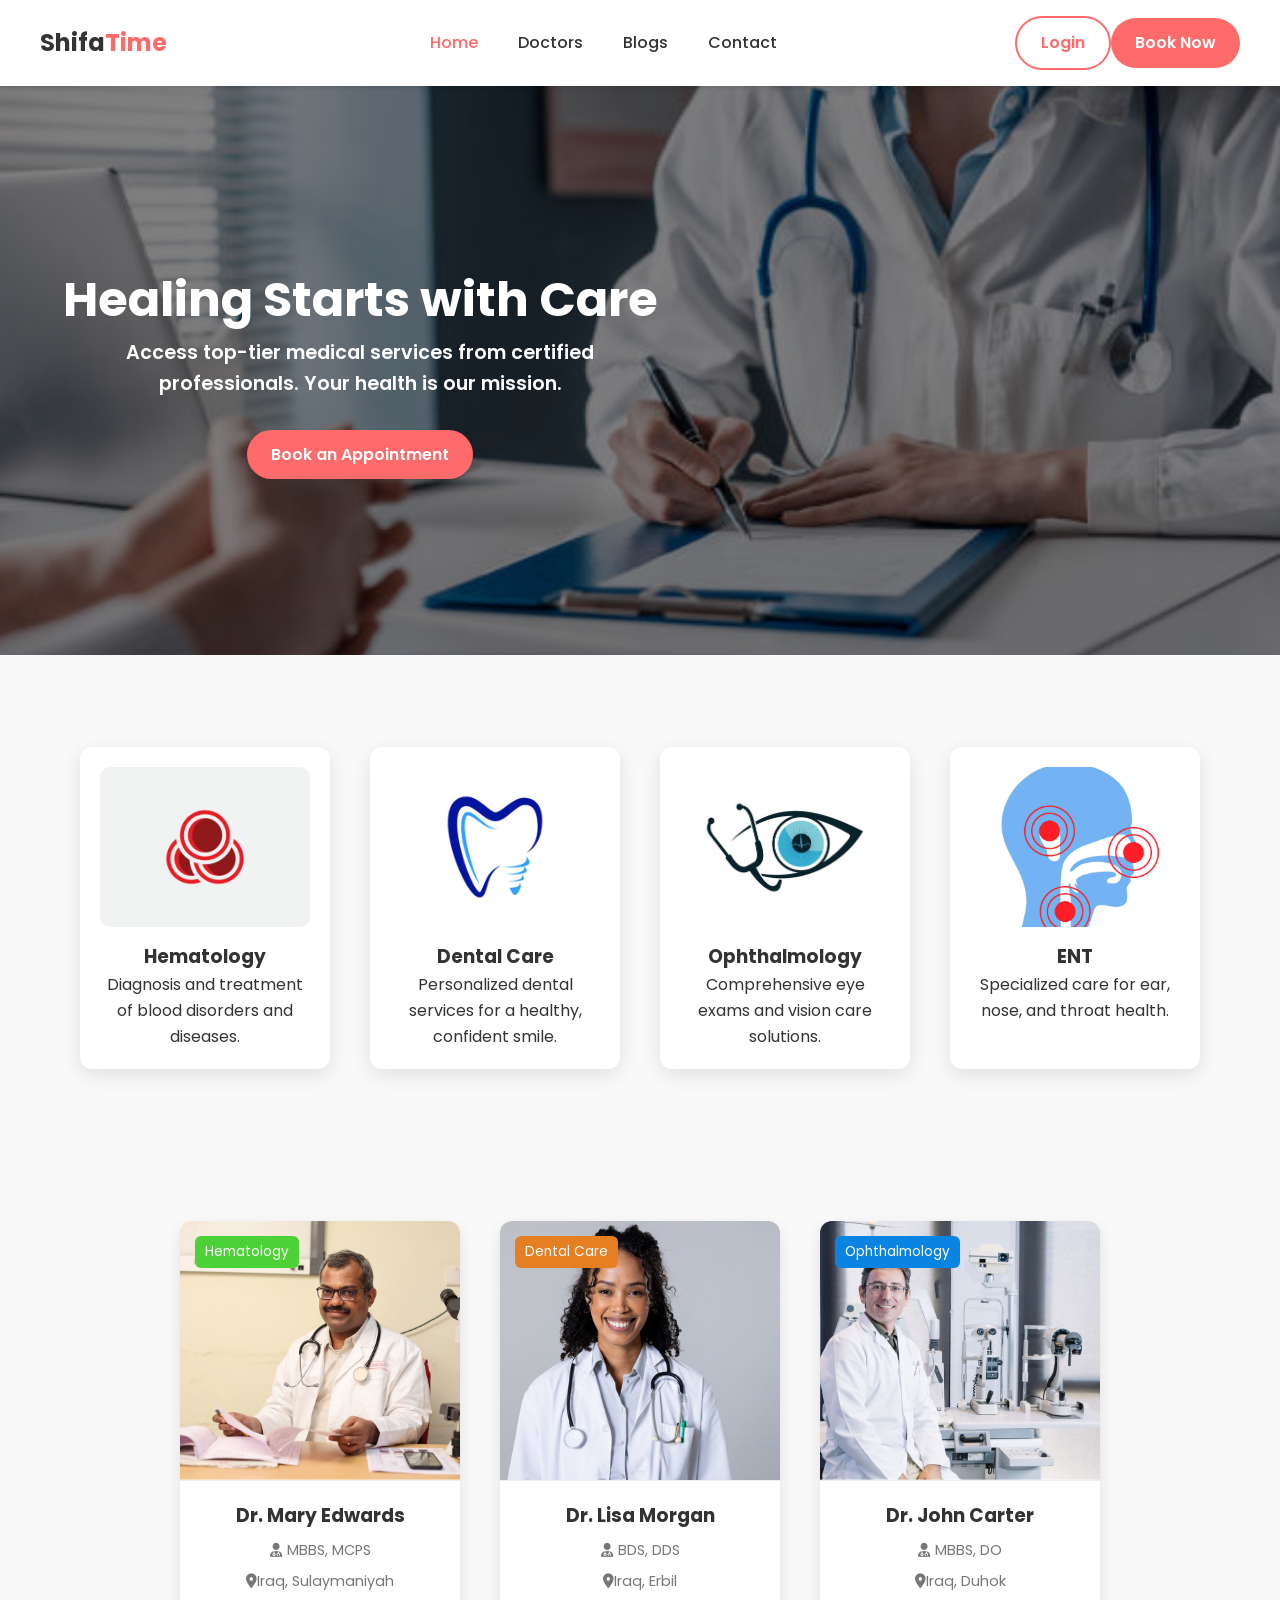
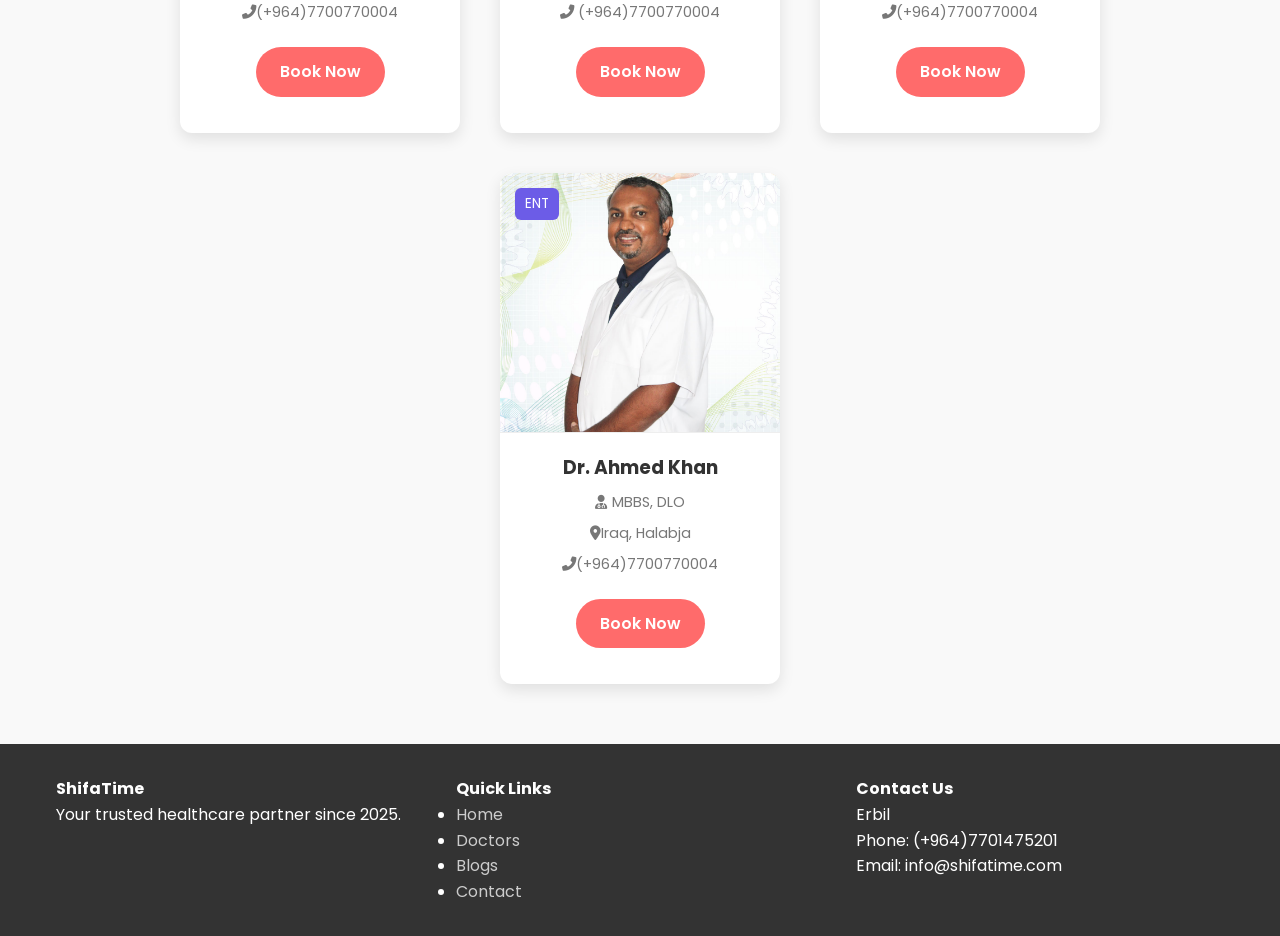
<file: ShifaTime/index.html>
<!DOCTYPE html>
<html lang="en">
<head>
  <meta charset="UTF-8">
  <meta name="viewport" content="width=device-width, initial-scale=1">
  <title>ShifaTime - Your Health, Our Priority</title>
  <link href="https://fonts.googleapis.com/css2?family=Poppins:wght@300;400;600;700&display=swap" rel="stylesheet">
  <link rel="stylesheet"
        href="https://cdnjs.cloudflare.com/ajax/libs/font-awesome/6.0.0-beta3/css/all.min.css"
        integrity="sha512-Fo3rlrZj/kTcXnXf+b1q9kN4+XG9O+z1Ck5c5Z5DZV1+Jt6G1K8K5N1bV1+fsVJgq6x0uC1J9+3u0X1H1p2cw=="
        crossorigin="anonymous" referrerpolicy="no-referrer" />
  <link rel="stylesheet" href="css/style.css">
</head>
<body>

  <!-- Header -->
  <header>
    <div class="container header-container">
      <a href="index.html" class="logo">Shifa<span>Time</span></a>
      <nav>
        <ul>
          <li><a href="index.html" class="active">Home</a></li>
          <li><a href="doctors.html">Doctors</a></li>
          <li><a href="blogs.html">Blogs</a></li>
          <li><a href="contact.html">Contact</a></li>
        </ul>
      </nav>
      <div class="header-actions">
        <a href="login.html" class="btn btn-outline">Login</a>
        <a href="login.html" class="btn btn-primary">Book Now</a>
      </div>
    </div>
  </header>

  <!-- Hero Section -->
<section class="hero" style="background-image: url('assets/images/herp-bg.jpg'); background-size: cover; background-position: center;">
  <div class="container hero-container" style="padding: 80px 20px; text-align: center;">
    <div class="hero-content">
      <h1 style="color: white; font-weight: 700; font-size: 3rem;">Healing Starts with Care</h1>
      <p style="color: white; font-weight: 600; font-size: 1.2rem;">Access top-tier medical services from certified professionals. Your health is our mission.</p>
      <div style="margin-top: 30px;">
        <a href="doctors.html" class="btn btn-primary">Book an Appointment</a>
      </div>
    </div>
  </div>
</section>

  <!-- Services -->
  <section class="services" style="display: flex; justify-content: center; align-items: center; text-align: center; padding: 60px 0;">
    <div class="services-grid" style="display: flex; flex-wrap: wrap; justify-content: center; gap: 40px; max-width: 1200px; width: 100%;">
      <div class="service-card" style="background: #fff; padding: 20px; border-radius: 12px; box-shadow: 0 6px 20px rgba(0, 0, 0, 0.1); width: 250px; text-align: center;">
        <img src="assets/images/hematologist.jpg" alt="Hematologist" style="width: 100%; height: 160px; object-fit: cover; border-radius: 10px; margin-bottom: 15px;">
        <h3>Hematology</h3>
        <p>Diagnosis and treatment of blood disorders and diseases.</p>
      </div>
      <div class="service-card" style="background: #fff; padding: 20px; border-radius: 12px; box-shadow: 0 6px 20px rgba(0, 0, 0, 0.1); width: 250px; text-align: center;">
        <img src="assets/images/dental.jpg" alt="Dental care" style="width: 100%; height: 160px; object-fit: cover; border-radius: 10px; margin-bottom: 15px;">
        <h3>Dental Care</h3>
        <p>Personalized dental services for a healthy, confident smile.</p>
      </div>
      <div class="service-card" style="background: #fff; padding: 20px; border-radius: 12px; box-shadow: 0 6px 20px rgba(0, 0, 0, 0.1); width: 250px; text-align: center;">
        <img src="assets/images/eye.jpg" alt="Ophthalmology" style="width: 100%; height: 160px; object-fit: cover; border-radius: 10px; margin-bottom: 15px;">
        <h3>Ophthalmology</h3>
        <p>Comprehensive eye exams and vision care solutions.</p>
      </div>
      <div class="service-card" style="background: #fff; padding: 20px; border-radius: 12px; box-shadow: 0 6px 20px rgba(0, 0, 0, 0.1); width: 250px; text-align: center;">
        <img src="assets/images/ent.jpg" alt="ENT specialist" style="width: 100%; height: 160px; object-fit: cover; border-radius: 10px; margin-bottom: 15px;">
        <h3>ENT</h3>
        <p>Specialized care for ear, nose, and throat health.</p>
      </div>
    </div>
  </section>

  <!-- Doctors Preview -->
  <section class="doctors-preview" style="padding: 60px 20px; background-color: #f9f9f9;">
    <div class="container doctors-grid" style="display: flex; justify-content: center; align-items: flex-start; flex-wrap: wrap; gap: 40px; margin: 0 auto; max-width: 1200px;">

      <!-- Hematology -->
      <div class="doctor-card" style="background: #fff; border-radius: 12px; box-shadow: 0 6px 15px rgba(0,0,0,0.1); width: 280px; text-align: center;">
        <div class="doctor-image-wrapper" style="position: relative;">
          <img src="assets/images/doctor1.jpg" alt="Dr. Mary Edwards" style="width: 100%; height: 260px; object-fit: cover;">
          <span class="dept-label" style="position: absolute; top: 15px; left: 15px; background: #4cd137; color: white; padding: 5px 10px; font-size: 0.85rem; border-radius: 6px;">Hematology</span>
        </div>
        <div class="doctor-content" style="padding: 20px;">
          <h3>Dr. Mary Edwards</h3>
          <div class="doctor-info"><i class="fas fa-user-md"></i> MBBS, MCPS</div>
          <div class="doctor-info"><i class="fas fa-map-marker-alt"></i>Iraq, Sulaymaniyah</div>
          <div class="doctor-info"><i class="fas fa-phone-alt"></i>(+964)7700770004</div>
          <a href="doctors.html" class="btn btn-primary" style="margin-top: 15px;">Book Now</a>
        </div>
      </div>

      <!-- Dental Care -->
      <div class="doctor-card" style="background: #fff; border-radius: 12px; box-shadow: 0 6px 15px rgba(0,0,0,0.1); width: 280px; text-align: center;">
        <div class="doctor-image-wrapper" style="position: relative;">
          <img src="assets/images/doctor-dental.jpg" alt="Dr. Lisa Morgan" style="width: 100%; height: 260px; object-fit: cover;">
          <span class="dept-label" style="position: absolute; top: 15px; left: 15px; background: #e67e22; color: white; padding: 5px 10px; font-size: 0.85rem; border-radius: 6px;">Dental Care</span>
        </div>
        <div class="doctor-content" style="padding: 20px;">
          <h3>Dr. Lisa Morgan</h3>
          <div class="doctor-info"><i class="fas fa-user-md"></i> BDS, DDS</div>
          <div class="doctor-info"><i class="fas fa-map-marker-alt"></i>Iraq, Erbil</div>
          <div class="doctor-info"><i class="fas fa-phone-alt"></i> (+964)7700770004</div>
          <a href="doctors.html" class="btn btn-primary" style="margin-top: 15px;">Book Now</a>
        </div>
      </div>

      <!-- Ophthalmology -->
      <div class="doctor-card" style="background: #fff; border-radius: 12px; box-shadow: 0 6px 15px rgba(0,0,0,0.1); width: 280px; text-align: center;">
        <div class="doctor-image-wrapper" style="position: relative;">
          <img src="assets/images/doctor-eye.jpg" alt="Dr. John Carter" style="width: 100%; height: 260px; object-fit: cover;">
          <span class="dept-label" style="position: absolute; top: 15px; left: 15px; background: #0984e3; color: white; padding: 5px 10px; font-size: 0.85rem; border-radius: 6px;">Ophthalmology</span>
        </div>
        <div class="doctor-content" style="padding: 20px;">
          <h3>Dr. John Carter</h3>
          <div class="doctor-info"><i class="fas fa-user-md"></i> MBBS, DO</div>
          <div class="doctor-info"><i class="fas fa-map-marker-alt"></i>Iraq, Duhok</div>
          <div class="doctor-info"><i class="fas fa-phone-alt"></i>(+964)7700770004</div>
          <a href="doctors.html" class="btn btn-primary" style="margin-top: 15px;">Book Now</a>
        </div>
      </div>

      <!-- ENT -->
      <div class="doctor-card" style="background: #fff; border-radius: 12px; box-shadow: 0 6px 15px rgba(0,0,0,0.1); width: 280px; text-align: center;">
        <div class="doctor-image-wrapper" style="position: relative;">
          <img src="assets/images/doctor-ent.jpg" alt="Dr. Ahmed Khan" style="width: 100%; height: 260px; object-fit: cover;">
          <span class="dept-label" style="position: absolute; top: 15px; left: 15px; background: #6c5ce7; color: white; padding: 5px 10px; font-size: 0.85rem; border-radius: 6px;">ENT</span>
        </div>
        <div class="doctor-content" style="padding: 20px;">
          <h3>Dr. Ahmed Khan</h3>
          <div class="doctor-info"><i class="fas fa-user-md"></i> MBBS, DLO</div>
          <div class="doctor-info"><i class="fas fa-map-marker-alt"></i>Iraq, Halabja</div>
          <div class="doctor-info"><i class="fas fa-phone-alt"></i>(+964)7700770004</div>
          <a href="doctors.html" class="btn btn-primary" style="margin-top: 15px;">Book Now</a>
        </div>
      </div>

    </div>
  </section>

  <!-- Footer -->
  <footer>
    <div class="container footer-container">
      <div class="col">
        <h4>ShifaTime</h4>
        <p>Your trusted healthcare partner since 2025.</p>
      </div>
      <div class="col">
        <h4>Quick Links</h4>
        <ul>
          <li><a href="index.html">Home</a></li>
          <li><a href="doctors.html">Doctors</a></li>
          <li><a href="blogs.html">Blogs</a></li>
          <li><a href="contact.html">Contact</a></li>
        </ul>
      </div>
      <div class="col">
        <h4>Contact Us</h4>
        <p>Erbil</p>
        <p>Phone: (+964)7701475201</p>
        <p>Email: info@shifatime.com</p>
      </div>
    </div>
  </footer>

  <script src="js/main.js"></script>
</body>
</html>
</file>
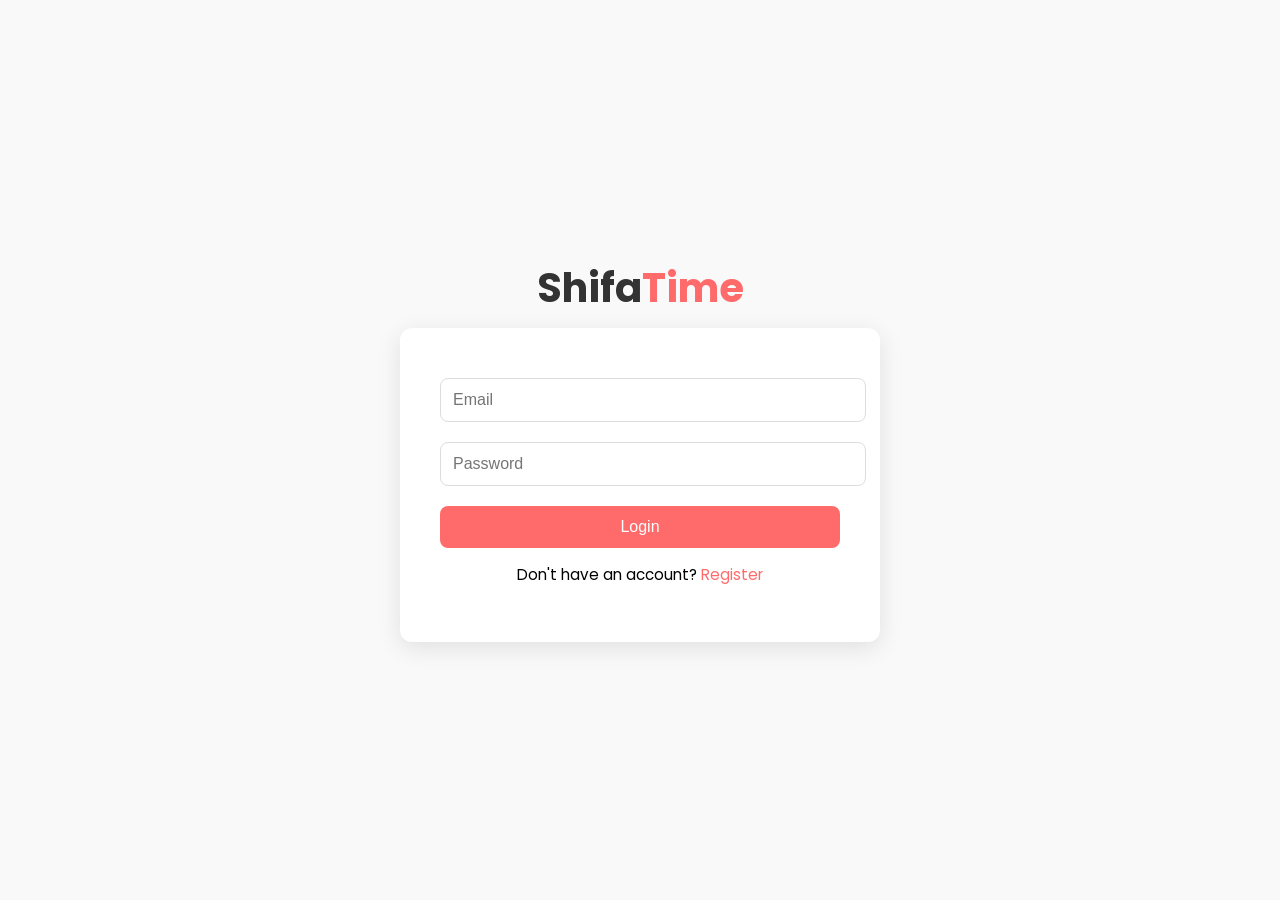
<file: ShifaTime/admin.html>
<!DOCTYPE html>
<html lang="en">
<head>
  <meta charset="UTF-8" />
  <meta name="viewport" content="width=device-width, initial-scale=1" />
  <title>Admin Panel - ShifaTime</title>
  <link href="https://fonts.googleapis.com/css2?family=Poppins:wght@300;400;600;700&display=swap" rel="stylesheet" />
  <link rel="stylesheet" href="css/style.css" />
  <link rel="stylesheet" href="https://cdnjs.cloudflare.com/ajax/libs/font-awesome/6.0.0-beta3/css/all.min.css" />
  <style>
    body { background: #f7f8fa; font-family: 'Poppins', sans-serif; }
    .dashboard-cards { display: flex; gap: 2rem; margin: 2rem 0; flex-wrap: wrap; }
    .dashboard-card {
      background: #fff;
      border-radius: 12px;
      box-shadow: 0 2px 8px rgba(0,0,0,0.07);
      padding: 2rem 2.5rem;
      min-width: 180px;
      flex: 1;
      text-align: center;
      font-size: 1.2rem;
      color: #333;
      margin-bottom: 1rem;
      transition: box-shadow 0.2s;
    }
    .dashboard-card:hover { box-shadow: 0 4px 16px rgba(0,0,0,0.13); }
    .dashboard-card .fa { font-size: 2rem; margin-bottom: 0.5rem; color: #ff6b6b; }
    .table { background: #fff; border-radius: 8px; box-shadow: 0 1px 4px rgba(0,0,0,0.05); }
    th, td { padding: 12px 10px; }
    th { background: #ff6b6b; color: #fff; }
    tr:nth-child(even) td { background: #f9f9f9; }
    .btn { border-radius: 6px; margin: 2px; transition: background 0.2s; }
    .btn:hover { background: #ff6b6b; color: #fff; }
    .modal-bg { display:none; position:fixed; top:0; left:0; width:100vw; height:100vh; background:rgba(0,0,0,0.3); z-index:1000; align-items:center; justify-content:center; }
    .modal { background:#fff; border-radius:10px; padding:2rem; min-width:300px; box-shadow:0 2px 16px rgba(0,0,0,0.15); }
    .modal input, .modal select { width:100%; margin-bottom:1rem; padding:8px; border-radius:6px; border:1px solid #ccc; }
    .modal-actions { text-align:right; }
    .spinner { display:none; position:fixed; top:50%; left:50%; transform:translate(-50%,-50%); z-index:2000; }
    .spinner .fa { font-size:2.5rem; color:#ff6b6b; animation:spin 1s linear infinite; }
    .confirm-modal { text-align:center; }
    .confirm-modal .btn { min-width: 80px; }
    @keyframes spin { 100% { transform:rotate(360deg); } }
    @media (max-width: 900px) { .dashboard-cards { flex-direction: column; } }
    @media (max-width: 600px) { .modal { min-width: 90vw; } }
    /* Toast notifications */
    .toast {
      position: fixed;
      bottom: 30px;
      right: 30px;
      padding: 14px 28px;
      border-radius: 8px;
      font-size: 1.1rem;
      color: #fff;
      box-shadow: 0 2px 12px rgba(0,0,0,0.12);
      z-index: 9999;
      opacity: 1;
      transition: opacity 0.4s;
    }
    .toast-success { background: #4caf50; }
    .toast-error { background: #ff5252; }
  </style>
</head>
<body>

<!-- Admin Header -->
<header>
  <div class="container header-container">
    <a href="admin.html" class="logo">Shifa<span>Time</span></a>
    <nav>
      <ul>
        <li><a href="admin.html" class="active">Admin Panel</a></li>
      </ul>
    </nav>
    <div class="header-actions">
      <span id="loggedInUserName"></span>
      <a href="profile.html" class="btn btn-outline">Profile</a>
      <button class="btn btn-primary" onclick="logout()">Logout</button>
    </div>
  </div>
</header>

<!-- Admin Content -->
<div class="container" style="margin-top: 40px;">
  <h2>Admin Dashboard</h2>

  <div class="dashboard-cards">
    <div class="dashboard-card"><i class="fa fa-users"></i><div id="statTotalUsers">0</div><div>Users</div></div>
    <div class="dashboard-card"><i class="fa fa-user-md"></i><div id="statDoctors">0</div><div>Doctors</div></div>
    <div class="dashboard-card"><i class="fa fa-user"></i><div id="statPatients">0</div><div>Patients</div></div>
    <div class="dashboard-card"><i class="fa fa-calendar-check"></i><div id="statAppointments">0</div><div>Appointments</div></div>
  </div>

  <!-- Users Table -->
  <section>
    <h3>Manage Users</h3>
    <table class="table">
      <thead>
        <tr>
          <th>Name</th>
          <th>Email</th>
          <th>Role</th>
          <th>Actions</th>
        </tr>
      </thead>
      <tbody id="userTableBody">
        <!-- Will be populated dynamically later -->
      </tbody>
    </table>
  </section>

  <!-- Appointments Table -->
  <section style="margin-top: 40px;">
    <h3>Manage Appointments</h3>
    <table class="table">
      <thead>
        <tr>
          <th>Patient</th>
          <th>Doctor</th>
          <th>Date</th>
          <th>Time</th>
          <th>Status</th>
        </tr>
      </thead>
      <tbody id="appointmentTableBody">
        <!-- Will be populated dynamically later -->
      </tbody>
    </table>
  </section>

  <!-- Reports -->
  <section style="margin-top: 40px;">
    <h4>Reports</h4>
    <p>Total Users: <span id="totalUsers">0</span></p>
    <p>Total Appointments: <span id="totalAppointments">0</span></p>
  </section>

  <!-- Feedback Table -->
  <section style="margin-top: 40px;">
    <h4>Monitor Feedback</h4>
    <table class="table">
      <thead>
        <tr><th>User</th><th>Message</th><th>Date</th><th>Actions</th></tr>
      </thead>
      <tbody id="feedbackTableBody">
        <!-- Feedback rows -->
      </tbody>
    </table>
  </section>
  <!-- Website Settings -->
  <section style="margin-top: 40px;">
    <h4>Website Settings</h4>
    <form id="settingsForm">
      <label>Site Title: <input type="text" id="siteTitle" value="ShifaTime" /></label><br><br>
      <label>Contact Email: <input type="email" id="siteEmail" value="info@shifatime.com" /></label><br><br>
      <button type="submit" class="btn btn-primary">Save Settings</button>
    </form>
  </section>
</div>

<!-- Footer -->
<footer>
  <div class="container">
    <div class="col">
      <h4>ShifaTime</h4>
      <p>Admin Panel Interface</p>
    </div>
  </div>
</footer>

<!-- Modal for all edit/confirm actions -->
<div class="modal-bg" id="modalBg">
  <div class="modal" id="modalContent"></div>
</div>

<!-- Spinner -->
<div class="spinner" id="spinner">
  <i class="fa fa-spinner fa-spin"></i>
</div>

<script>
function logout() {
  localStorage.removeItem('currentUser');
  window.location.href = 'login.html';
}

const currentUser = JSON.parse(localStorage.getItem('currentUser'));
if (!currentUser || currentUser.role !== 'admin') {
  window.location.href = 'login.html';
} else {
  document.getElementById('loggedInUserName').textContent = currentUser.name;
}

// --- Admin Dashboard Logic ---
document.addEventListener('DOMContentLoaded', () => {
    // Show spinner while loading
    const spinner = document.getElementById('spinner');
    function showSpinner() { spinner.style.display = 'block'; }
    function hideSpinner() { spinner.style.display = 'none'; }

    // USERS MANAGEMENT
    async function loadUsers(filter = '') {
      showSpinner();
      const res = await fetch('get_users.php');
      const users = await res.json();
      const tbody = document.getElementById('userTableBody');
      tbody.innerHTML = '';
      let doctorCount = 0, patientCount = 0;
      users.filter(user =>
        user.name.toLowerCase().includes(filter.toLowerCase()) ||
        user.email.toLowerCase().includes(filter.toLowerCase()) ||
        user.role.toLowerCase().includes(filter.toLowerCase())
      ).forEach((user, idx) => {
        if(user.role === 'doctor') doctorCount++;
        if(user.role === 'patient') patientCount++;
        tbody.innerHTML += `
          <tr>
            <td>${user.name}</td>
            <td>${user.email}</td>
            <td>${user.role}</td>
            <td>
              <button class="btn btn-outline" onclick="openUserModal(${user.id}, '${user.name}', '${user.role}')">Edit</button>
              <button class="btn btn-outline" onclick="deleteUser(${user.id})">Delete</button>
            </td>
          </tr>
        `;
      });
      document.getElementById('totalUsers').textContent = users.length;
      document.getElementById('statTotalUsers').textContent = users.length;
      document.getElementById('statDoctors').textContent = doctorCount;
      document.getElementById('statPatients').textContent = patientCount;
      hideSpinner();
    }
    window.openUserModal = function(id, name, role) {
      const modal = document.getElementById('modalContent');
      modal.innerHTML = `
        <h3>Edit User</h3>
        <label>Name:<input id='editUserName' value='${name}' /></label><br><br>
        <label>Role:
          <select id='editUserRole'>
            <option value='admin' ${role==='admin'?'selected':''}>Admin</option>
            <option value='doctor' ${role==='doctor'?'selected':''}>Doctor</option>
            <option value='patient' ${role==='patient'?'selected':''}>Patient</option>
          </select>
        </label><br><br>
        <div class='modal-actions'>
          <button class='btn btn-primary' onclick='saveUserEdit(${id})'>Save</button>
          <button class='btn' onclick='closeModal()'>Cancel</button>
        </div>
      `;
      document.getElementById('modalBg').style.display = 'flex';
    }
    window.saveUserEdit = async function(id) {
      const name = document.getElementById('editUserName').value;
      const role = document.getElementById('editUserRole').value;
      showSpinner();
      await fetch('update_user.php', {
        method: 'POST',
        headers: { 'Content-Type': 'application/json' },
        body: JSON.stringify({ id, name, role })
      });
      closeModal();
      await loadUsers();
      showToast('User updated successfully.');
    }
    window.deleteUser = function(id) {
      showConfirm('Are you sure you want to delete this user?', async () => {
        showSpinner();
        await fetch('delete_user.php', {
          method: 'POST',
          headers: { 'Content-Type': 'application/json' },
          body: JSON.stringify({ id })
        });
        closeModal();
        await loadUsers();
        showToast('User deleted successfully.');
      });
    }
    function showConfirm(msg, onYes) {
      const modal = document.getElementById('modalContent');
      modal.innerHTML = `<div class='confirm-modal'><p>${msg}</p><div class='modal-actions'><button class='btn btn-primary' onclick='confirmYes()'>Yes</button><button class='btn' onclick='closeModal()'>No</button></div></div>`;
      document.getElementById('modalBg').style.display = 'flex';
      window.confirmYes = function() { closeModal(); onYes(); };
    }

    // APPOINTMENTS MANAGEMENT
    async function loadAppointments(filter = '') {
      showSpinner();
      const res = await fetch('get_appointments.php');
      const appointments = await res.json();
      const tbody = document.getElementById('appointmentTableBody');
      tbody.innerHTML = '';
      appointments.filter(app =>
        app.patient_name?.toLowerCase().includes(filter.toLowerCase()) ||
        app.doctor_name?.toLowerCase().includes(filter.toLowerCase()) ||
        app.status?.toLowerCase().includes(filter.toLowerCase())
      ).forEach((app, idx) => {
        tbody.innerHTML += `
          <tr>
            <td>${app.patient_name}</td>
            <td>${app.doctor_name}</td>
            <td>${app.slot ? app.slot.split(' ')[0] : ''}</td>
            <td>${app.slot ? app.slot.split(' ')[1] || app.slot : ''}</td>
            <td>
              <select onchange="updateStatus(${app.id}, this.value)">
                <option value="Pending" ${app.status === 'Pending' ? 'selected' : ''}>Pending</option>
                <option value="Confirmed" ${app.status === 'Confirmed' ? 'selected' : ''}>Confirmed</option>
                <option value="Cancelled" ${app.status === 'Cancelled' ? 'selected' : ''}>Cancelled</option>
              </select>
              <button class="btn btn-outline" onclick="openAppointmentModal(${app.id}, '${app.slot}', '${app.details||''}')">Edit</button>
              <button class="btn btn-outline" onclick="deleteAppointment(${app.id})">Delete</button>
            </td>
          </tr>
        `;
      });
      document.getElementById('totalAppointments').textContent = appointments.length;
      document.getElementById('statAppointments').textContent = appointments.length;
      hideSpinner();
    }
    window.openAppointmentModal = function(id, slot, details) {
      const modal = document.getElementById('modalContent');
      modal.innerHTML = `
        <h3>Edit Appointment</h3>
        <label>Slot:<input id='editAppSlot' value='${slot}' /></label><br><br>
        <label>Details:<input id='editAppDetails' value='${details||''}' /></label><br><br>
        <div class='modal-actions'>
          <button class='btn btn-primary' onclick='saveAppointmentEdit(${id})'>Save</button>
          <button class='btn' onclick='closeModal()'>Cancel</button>
        </div>
      `;
      document.getElementById('modalBg').style.display = 'flex';
    }
    window.saveAppointmentEdit = async function(id) {
      const slot = document.getElementById('editAppSlot').value;
      const details = document.getElementById('editAppDetails').value;
      showSpinner();
      await fetch('update_appointment.php', {
        method: 'POST',
        headers: { 'Content-Type': 'application/json' },
        body: JSON.stringify({ id, slot, details })
      });
      closeModal();
      await loadAppointments();
      showToast('Appointment updated successfully.');
    }
    window.deleteAppointment = function(id) {
      showConfirm('Are you sure you want to delete this appointment?', async () => {
        showSpinner();
        await fetch('delete_appointment.php', {
          method: 'POST',
          headers: { 'Content-Type': 'application/json' },
          body: JSON.stringify({ id })
        });
        closeModal();
        await loadAppointments();
        showToast('Appointment deleted successfully.');
      });
    }
    window.updateStatus = async function(id, status) {
      showSpinner();
      await fetch('update_appointment.php', {
        method: 'POST',
        headers: { 'Content-Type': 'application/json' },
        body: JSON.stringify({ id, status })
      });
      await loadAppointments();
      showToast('Appointment status updated.');
    }

    // FEEDBACK MANAGEMENT
    async function loadFeedback() {
      const res = await fetch('get_feedback.php');
      const feedbacks = await res.json();
      const tbody = document.getElementById('feedbackTableBody');
      tbody.innerHTML = '';
      feedbacks.forEach((fb, idx) => {
        tbody.innerHTML += `
          <tr>
            <td>${fb.user}</td>
            <td>${fb.message}</td>
            <td>${fb.date}</td>
            <td><button class='btn btn-outline' onclick='deleteFeedback(${fb.id})'>Delete</button></td>
          </tr>
        `;
      });
    }
    window.deleteFeedback = async function(id) {
      showConfirm('Are you sure you want to delete this feedback?', async () => {
        showSpinner();
        await fetch('delete_feedback.php', {
          method: 'POST',
          headers: { 'Content-Type': 'application/json' },
          body: JSON.stringify({ id })
        });
        closeModal();
        await loadFeedback();
        showToast('Feedback deleted successfully.');
      });
    }

    // WEBSITE SETTINGS
    document.getElementById('settingsForm').addEventListener('submit', async function(e) {
      e.preventDefault();
      const siteTitle = document.getElementById('siteTitle').value;
      const siteEmail = document.getElementById('siteEmail').value;
      showSpinner();
      const res = await fetch('save_settings.php', {
        method: 'POST',
        headers: { 'Content-Type': 'application/json' },
        body: JSON.stringify({ siteTitle, siteEmail })
      });
      const data = await res.json();
      hideSpinner();
      if (data.status === 'success') {
        showToast('Settings saved!', 'success');
      } else {
        showToast('Failed to save settings: ' + (data.message || 'Unknown error'), 'error');
      }
    });

    // Search/filter functionality
    const adminContainer = document.querySelector('.container');
    const searchDiv = document.createElement('div');
    searchDiv.style.margin = '20px 0';
    searchDiv.innerHTML = `
      <input id="userSearch" type="text" placeholder="Search users..." style="margin-right:10px; padding:6px; border-radius:6px; border:1px solid #ccc;">
      <input id="appointmentSearch" type="text" placeholder="Search appointments..." style="padding:6px; border-radius:6px; border:1px solid #ccc;">
    `;
    adminContainer.insertBefore(searchDiv, adminContainer.children[1]);
    document.getElementById('userSearch').addEventListener('input', e => loadUsers(e.target.value));
    document.getElementById('appointmentSearch').addEventListener('input', e => loadAppointments(e.target.value));

    // For demo: load appointments from PHP if not in localStorage
    if (!localStorage.getItem('appointments')) {
      fetch('get_appointments.php')
        .then(r => r.json())
        .then(data => {
          localStorage.setItem('appointments', JSON.stringify(data));
          loadAppointments();
        })
        .catch(() => loadAppointments());
    } else {
      loadAppointments();
    }
    loadUsers();
    loadFeedback();
  });


function closeModal() {
  document.getElementById('modalBg').style.display = 'none';
}

// Spinner show/hide utility
function showSpinner() {
  document.getElementById('spinner').style.display = 'flex';
}
function hideSpinner() {
  document.getElementById('spinner').style.display = 'none';
}

// Toast notification
function showToast(message, type = 'success') {
  let toast = document.createElement('div');
  toast.className = `toast toast-${type}`;
  toast.textContent = message;
  toast.style.position = 'fixed';
  toast.style.bottom = '30px';
  toast.style.right = '30px';
  toast.style.background = type === 'success' ? '#4caf50' : '#ff5252';
  toast.style.color = '#fff';
  toast.style.padding = '14px 28px';
  toast.style.borderRadius = '8px';
  toast.style.fontSize = '1.1rem';
  toast.style.boxShadow = '0 2px 12px rgba(0,0,0,0.12)';
  toast.style.zIndex = 9999;
  document.body.appendChild(toast);
  setTimeout(() => { toast.style.opacity = 0; setTimeout(()=>toast.remove(), 400); }, 2200);
}
</script>

</body>
</html>
</file>
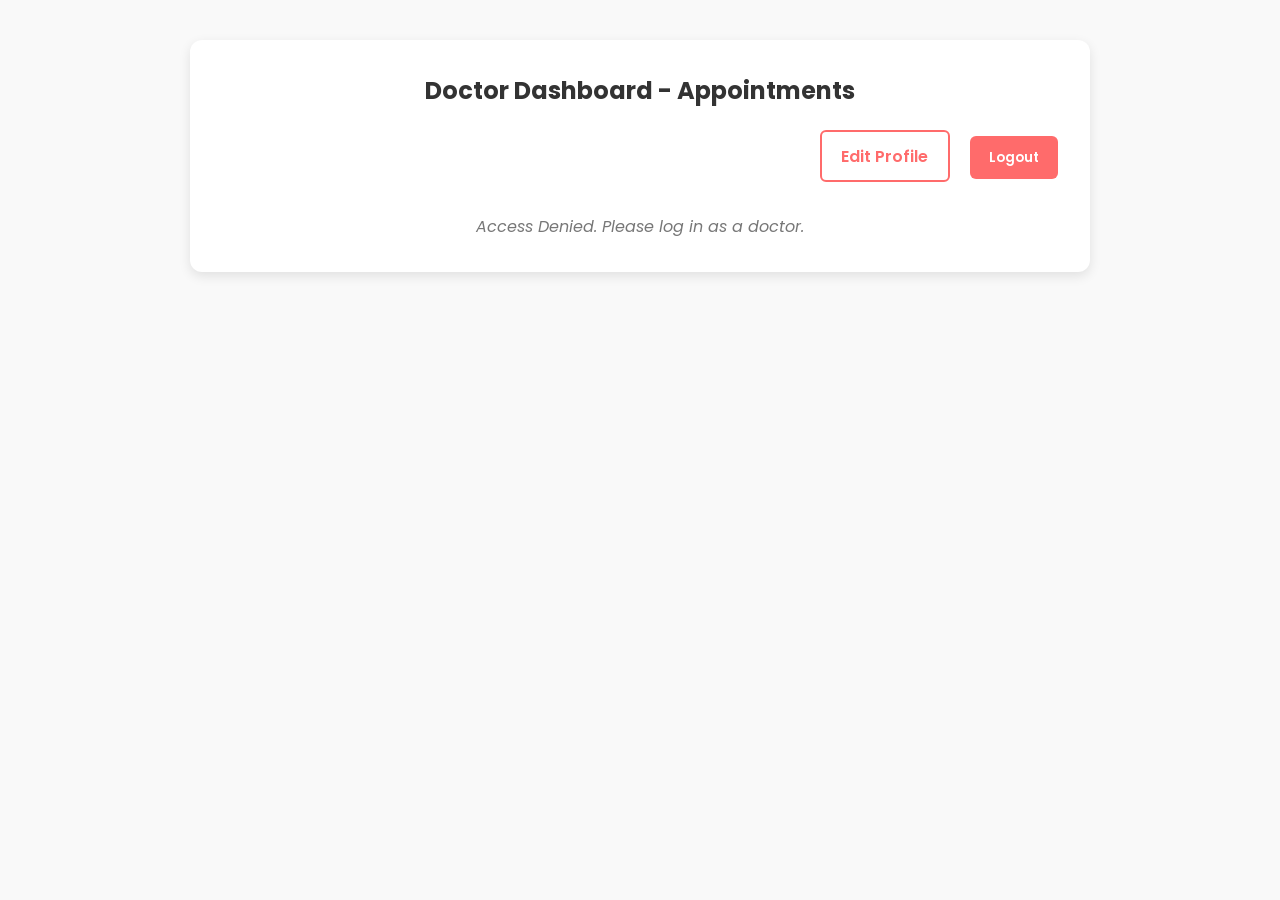
<file: ShifaTime/doctor_dashboard.html>
<!DOCTYPE html>
<html lang="en">
<head>
  <meta charset="UTF-8" />
  <meta name="viewport" content="width=device-width, initial-scale=1" />
  <title>Doctor Dashboard - Appointments</title>
  <link href="https://fonts.googleapis.com/css2?family=Poppins:wght@300;400;600;700&display=swap" rel="stylesheet" />
  <link rel="stylesheet" href="css/style.css" />
  <style>
    body {
      font-family: 'Poppins', sans-serif;
      background: #f9f9f9;
    }

    .container {
      max-width: 900px;
      margin: 40px auto;
      background: #fff;
      padding: 2rem;
      border-radius: 12px;
      box-shadow: 0 4px 12px rgba(0,0,0,0.1);
    }

    h2 {
      text-align: center;
      color: #333;
      margin-bottom: 20px;
    }

    table {
      width: 100%;
      border-collapse: collapse;
      margin-top: 20px;
    }

    th, td {
      border: 1px solid #ddd;
      padding: 12px;
      text-align: left;
    }

    th {
      background-color: #ff6b6b;
      color: white;
    }

    td {
      background-color: #fff;
    }

    .no-appointments {
      text-align: center;
      color: #777;
      font-style: italic;
      margin-top: 2rem;
    }

    .logout-btn {
      margin-top: 20px;
      text-align: right;
    }

    .logout-btn button {
      background: #ff6b6b;
      color: #fff;
      padding: 0.7rem 1.2rem;
      border: none;
      border-radius: 6px;
      cursor: pointer;
      font-weight: 600;
    }

    .logout-btn button:hover {
      opacity: 0.9;
    }

    .btn {
      display: inline-block;
      padding: 0.7rem 1.2rem;
      border: 2px solid #ff6b6b;
      border-radius: 6px;
      cursor: pointer;
      font-weight: 600;
      text-align: center;
      text-decoration: none;
      color: #ff6b6b;
      transition: background 0.3s, color 0.3s;
    }

    .btn:hover {
      background: #ff6b6b;
      color: white;
    }

    /* Toast notification styles */
    .toast {
      position: fixed;
      bottom: 30px;
      right: 30px;
      padding: 14px 28px;
      border-radius: 8px;
      font-size: 1.1rem;
      box-shadow: 0 2px 12px rgba(0,0,0,0.12);
      z-index: 9999;
      opacity: 1;
      transition: opacity 0.4s;
    }

    .toast-success {
      background: #4caf50;
      color: #fff;
    }

    .toast-error {
      background: #ff5252;
      color: #fff;
    }

    /* Spinner styles */
    .spinner {
      position: fixed;
      top: 50%;
      left: 50%;
      transform: translate(-50%,-50%);
      z-index: 9998;
      display: none;
    }

    .spinner svg {
      animation: spin 1s linear infinite;
    }

    @keyframes spin {
      0% { transform: rotate(0deg); }
      100% { transform: rotate(360deg); }
    }

    /* Status badge styles */
    .status-badge {
      padding: 3px 10px;
      border-radius: 12px;
      font-weight: 500;
      display: inline-block;
    }

    .status-pending {
      background: #ffe082;
      color: #b26a00;
    }

    .status-confirmed {
      background: #b9f6ca;
      color: #00695c;
    }

    .status-cancelled {
      background: #eee;
      color: #888;
    }
  </style>
</head>
<body>

  <div class="container">
    <h2>Doctor Dashboard - Appointments</h2>

    <div class="logout-btn">
      <a href="profile.html" class="btn btn-outline" style="margin-right: 1rem;">Edit Profile</a>
      <button onclick="logoutDoctor()">Logout</button>
    </div>

    <div id="appointments-container">
      <!-- Appointment table will be inserted here -->
    </div>
  </div>

  <script>
    const currentUser = JSON.parse(localStorage.getItem("currentUser"));
    const appointmentsContainer = document.getElementById("appointments-container");

    // Toast notification
    function showToast(message, type = 'success') {
      let toast = document.createElement('div');
      toast.className = `toast toast-${type}`;
      toast.textContent = message;
      toast.style.position = 'fixed';
      toast.style.bottom = '30px';
      toast.style.right = '30px';
      toast.style.background = type === 'success' ? '#4caf50' : '#ff5252';
      toast.style.color = '#fff';
      toast.style.padding = '14px 28px';
      toast.style.borderRadius = '8px';
      toast.style.fontSize = '1.1rem';
      toast.style.boxShadow = '0 2px 12px rgba(0,0,0,0.12)';
      toast.style.zIndex = 9999;
      document.body.appendChild(toast);
      setTimeout(() => { toast.style.opacity = 0; setTimeout(()=>toast.remove(), 400); }, 2200);
    }

    // Spinner
    let spinner = document.createElement('div');
    spinner.className = 'spinner';
    spinner.innerHTML = '<div style="display:flex;align-items:center;justify-content:center;"><svg width="48" height="48" viewBox="0 0 48 48"><circle cx="24" cy="24" r="20" stroke="#ff6b6b" stroke-width="5" fill="none" stroke-linecap="round" stroke-dasharray="100" stroke-dashoffset="60"><animateTransform attributeName="transform" type="rotate" from="0 24 24" to="360 24 24" dur="1s" repeatCount="indefinite"/></circle></svg></div>';
    spinner.style.position = 'fixed';
    spinner.style.top = '50%';
    spinner.style.left = '50%';
    spinner.style.transform = 'translate(-50%,-50%)';
    spinner.style.zIndex = 9998;
    spinner.style.display = 'none';
    document.body.appendChild(spinner);
    function showSpinner() { spinner.style.display = 'block'; }
    function hideSpinner() { spinner.style.display = 'none'; }

    async function showAppointments() {
      if (!currentUser || currentUser.role !== "doctor") {
        appointmentsContainer.innerHTML = "<p class='no-appointments'>Access Denied. Please log in as a doctor.</p>";
        return;
      }
      showSpinner();
      let allAppointments = [];
      try {
        const res = await fetch('get_appointments.php');
        allAppointments = await res.json();
      } catch {
        hideSpinner();
        appointmentsContainer.innerHTML = "<p class='no-appointments'>Failed to load appointments.</p>";
        showToast('Failed to load appointments', 'error');
        return;
      }
      // Filter only appointments for the logged-in doctor by doctor_id
      const doctorAppointments = allAppointments.filter(a =>
        a.doctor_id == currentUser.id
      );
      hideSpinner();
      if (doctorAppointments.length === 0) {
        appointmentsContainer.innerHTML = "<p class='no-appointments'>No appointments found for you.</p>";
        return;
      }
      let tableHTML = `
        <table>
          <thead>
            <tr>
              <th>Patient Name</th>
              <th>Date/Slot</th>
              <th>Email</th>
              <th>Phone</th>
              <th>Details</th>
              <th>Status</th>
              <th>Fee</th>
            </tr>
          </thead>
          <tbody>
      `;
      doctorAppointments.forEach(app => {
        // Modern status badge
        let badge = '';
        if(app.status==='Pending') badge = `<span class='status-badge status-pending'>Pending</span>`;
        else if(app.status==='Confirmed') badge = `<span class='status-badge status-confirmed'>Confirmed</span>`;
        else if(app.status==='Cancelled') badge = `<span class='status-badge status-cancelled'>Cancelled</span>`;
        else badge = `<span>${app.status||''}</span>`;
        tableHTML += `
          <tr>
            <td>${app.patient_name}</td>
            <td>${app.slot || ''}</td>
            <td>${app.email}</td>
            <td>${app.phone}</td>
            <td>${app.details}</td>
            <td>${badge}</td>
            <td>${app.fee}</td>
          </tr>
        `;
      });
      tableHTML += "</tbody></table>";
      appointmentsContainer.innerHTML = tableHTML;
    }
    function logoutDoctor() {
      localStorage.removeItem("currentUser");
      showToast('Logged out successfully', 'success');
      setTimeout(()=>window.location.href = "login.html", 800);
    }
    showAppointments();
  </script>
</body>
</html>
</file>
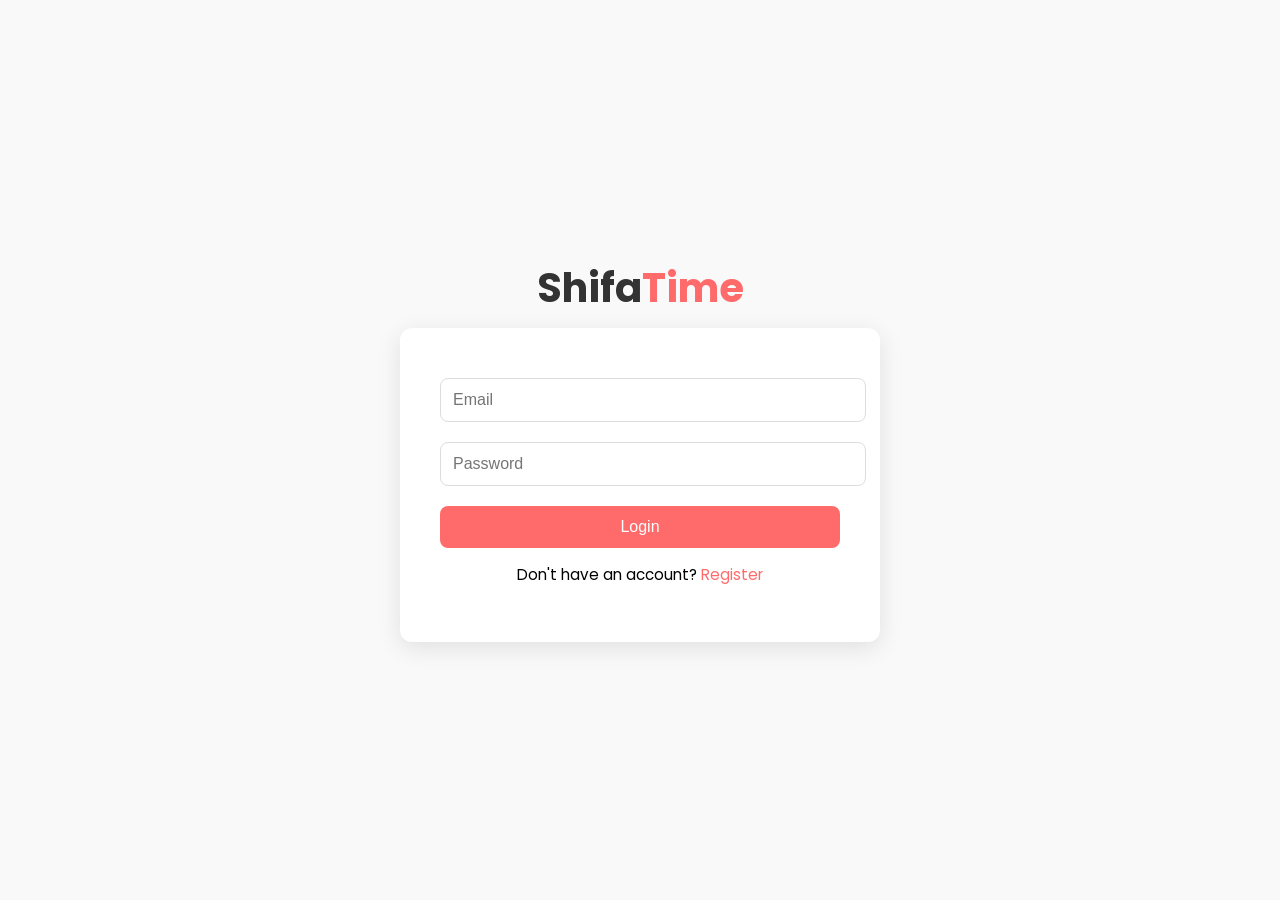
<file: ShifaTime/login.html>
<!DOCTYPE html>
<html lang="en">
<head>
  <meta charset="UTF-8" />
  <meta name="viewport" content="width=device-width, initial-scale=1" />
  <title>ShifaTime - Login</title>
  <link href="https://fonts.googleapis.com/css2?family=Poppins:wght@300;400;600;700&display=swap" rel="stylesheet" />
  <style>
    body {
      margin: 0;
      font-family: 'Poppins', sans-serif;
      background-color: #f9f9f9;
    }

    .auth-container {
      min-height: 100vh;
      display: flex;
      flex-direction: column;
      justify-content: center;
      align-items: center;
    }

    .logo {
      font-size: 2.5rem;
      font-weight: 700;
      color: #333;
      margin-bottom: 10px;
    }

    .logo span {
      color: #ff6b6b;
    }

    .login-box {
      background: #fff;
      padding: 40px;
      border-radius: 12px;
      box-shadow: 0 6px 25px rgba(0, 0, 0, 0.1);
      width: 100%;
      max-width: 400px;
      text-align: center;
    }

    .login-box input {
      width: 100%;
      padding: 12px;
      margin: 10px 0;
      border-radius: 8px;
      border: 1px solid #ddd;
      font-size: 1rem;
    }

    .login-box button {
      background: #ff6b6b;
      color: #fff;
      padding: 12px;
      border: none;
      border-radius: 8px;
      font-size: 1rem;
      cursor: pointer;
      width: 100%;
      margin-top: 10px;
    }

    .login-box p {
      margin-top: 15px;
      font-size: 0.95rem;
    }

    .login-box a {
      color: #ff6b6b;
      text-decoration: none;
    }

    .login-box a:hover {
      text-decoration: underline;
    }
  </style>
</head>
<body>
  <div class="auth-container">
    <div class="logo">Shifa<span>Time</span></div>
    <div class="login-box">
      <form id="login-form">
        <input name="email" type="email" placeholder="Email" required />
        <input name="password" type="password" placeholder="Password" required />
        <button type="submit">Login</button>
        <p>Don't have an account? <a href="register.html">Register</a></p>
      </form>
    </div>
  </div>

  <script src="js/main.js"></script>
  <script>
document.getElementById('login-form').addEventListener('submit', async function(e) {
  e.preventDefault();
  const email = this.email.value;
  const password = this.password.value;
  if (!email || !password) {
    alert('❌ Please fill in all fields.');
    return;
  }
  try {
    const res = await fetch('login.php', {
      method: 'POST',
      headers: { 'Content-Type': 'application/json' },
      body: JSON.stringify({ email, password })
    });
    const result = await res.json();
    if (result.status === 'success') {
      localStorage.setItem('currentUser', JSON.stringify(result.user));
      alert('✅ Login successful!');
      if (result.user.role === 'admin') {
        window.location.href = 'admin.html';
      } else if (result.user.role === 'doctor') {
        window.location.href = 'doctor_dashboard.html';
      } else {
        window.location.href = 'index.html';
      }
      return;
    } else {
      alert('❌ ' + result.message);
      return;
    }
  } catch (err) {
    alert('❌ Login failed.');
    return;
  }
});
</script>
</body>
</html>
</file>
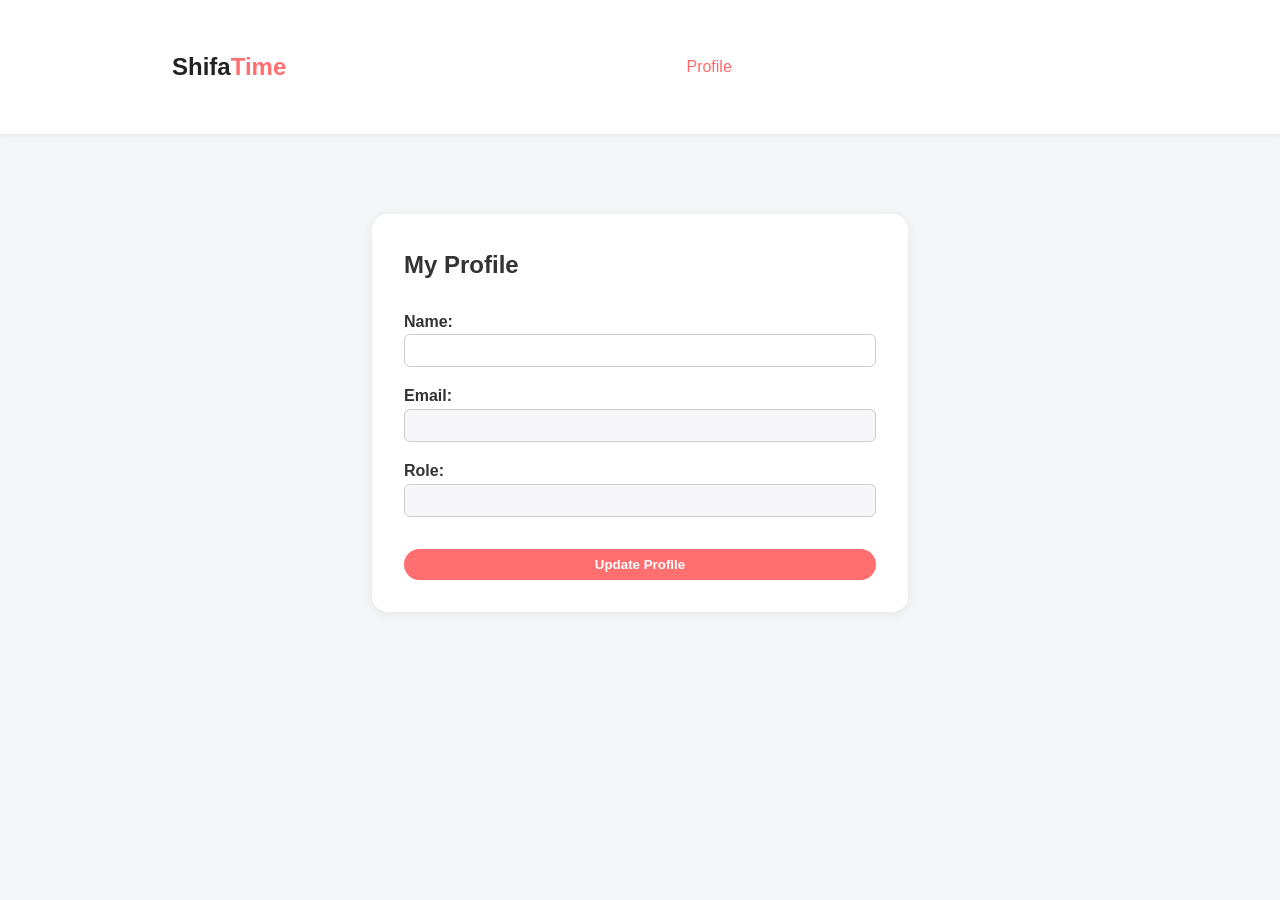
<file: ShifaTime/profile.html>
<!DOCTYPE html>
<html lang="en">
<head>
  <meta charset="UTF-8" />
  <meta name="viewport" content="width=device-width, initial-scale=1.0"/>
  <title>My Profile - ShifaTime</title>
  <link rel="stylesheet" href="css/style.css" />
  <script src="js/main.js" defer></script>
  <style>
    body { font-family: 'Poppins', sans-serif; background: #f4f6f8; margin: 0; padding: 0; }
    .container { max-width: 1000px; margin: 0 auto; padding: 2rem; }
    header { background: #fff; padding: 1rem 0; box-shadow: 0 2px 4px rgba(0,0,0,0.05); }
    .header-container { display: flex; justify-content: space-between; align-items: center; }
    .logo { font-size: 1.5rem; font-weight: 700; color: #222; text-decoration: none; }
    .logo span { color: #ff6f6f; }
    nav ul { list-style: none; display: flex; gap: 1.5rem; margin: 0; padding: 0; }
    nav ul li a { text-decoration: none; color: #333; font-weight: 500; }
    .btn { padding: 8px 16px; border-radius: 50px; font-weight: 600; text-decoration: none; cursor: pointer; font-family: inherit; }
    .btn-primary { background: #ff6f6f; color: #fff; border: none; }
    .btn-outline { border: 2px solid #ff6f6f; background: none; color: #ff6f6f; }
    .toast {
      position: fixed; bottom: 30px; right: 30px; background: #222; color: #fff;
      padding: 1rem 1.5rem; border-radius: 8px; box-shadow: 0 2px 12px rgba(0,0,0,0.15);
      opacity: 0; pointer-events: none; transition: opacity 0.3s, transform 0.3s; z-index: 9999;
    }
    .toast.show { opacity: 1; pointer-events: auto; transform: translateY(-10px); }
    .status-badge {
      display: inline-block; padding: 0.25em 0.8em; border-radius: 12px;
      font-size: 0.95em; font-weight: 600; color: #fff;
    }
    .status-pending { background: #ffc107; }
    .status-confirmed { background: #28a745; }
    .status-cancelled { background: #6c757d; }
    .table { width: 100%; border-collapse: collapse; margin-top: 1rem; background: #fff; }
    .table th, .table td { border: 1px solid #ddd; padding: 0.75rem; text-align: left; }
    .table th { background: #f1f1f1; }
    .loading-spinner {
      display: inline-block; width: 24px; height: 24px; border: 3px solid #eee;
      border-top: 3px solid #ff6f6f; border-radius: 50%; animation: spin 1s linear infinite;
    }
    @keyframes spin { 0% { transform: rotate(0deg); } 100% { transform: rotate(360deg); } }
  </style>
</head>
<body>
  <header>
    <div class="container header-container">
      <a href="index.html" class="logo" onclick="redirectBasedOnRole()">Shifa<span>Time</span></a>
      <nav>
        <ul id="nav-links">
          <li><a href="profile.html" class="active">Profile</a></li>
        </ul>
      </nav>
      <div class="header-actions" id="header-actions"></div>
    </div>
  </header>

  <section class="container" style="margin-top: 3rem; max-width: 600px;">
    <div style="background:#fff;box-shadow:0 2px 12px rgba(0,0,0,0.07);border-radius:16px;padding:2rem;">
      <h2 style="margin-bottom:1.5rem;">My Profile</h2>
      <form id="profile-form" autocomplete="off">
        <div style="margin-bottom:1rem;">
          <label><b>Name:</b></label>
          <input type="text" id="profile-name" required style="width:100%;padding:8px;border-radius:6px;border:1px solid #ccc;">
        </div>
        <div style="margin-bottom:1rem;">
          <label><b>Email:</b></label>
          <input type="email" id="profile-email" disabled style="width:100%;padding:8px;border-radius:6px;border:1px solid #ccc;background:#f7f7fa;">
        </div>
        <div style="margin-bottom:1rem;">
          <label><b>Role:</b></label>
          <input type="text" id="profile-role" disabled style="width:100%;padding:8px;border-radius:6px;border:1px solid #ccc;background:#f7f7fa;">
        </div>
        <div id="doctor-fields" style="display:none;">
          <div style="margin-bottom:1rem;"><label><b>Specialization:</b></label><input type="text" id="profile-specialization" style="width:100%;padding:8px;border-radius:6px;border:1px solid #ccc;"></div>
          <div style="margin-bottom:1rem;"><label><b>Degree:</b></label><input type="text" id="profile-degree" style="width:100%;padding:8px;border-radius:6px;border:1px solid #ccc;"></div>
          <div style="margin-bottom:1rem;"><label><b>Location:</b></label><input type="text" id="profile-location" style="width:100%;padding:8px;border-radius:6px;border:1px solid #ccc;"></div>
          <div style="margin-bottom:1rem;"><label><b>Phone:</b></label><input type="text" id="profile-phone" style="width:100%;padding:8px;border-radius:6px;border:1px solid #ccc;"></div>
          <div style="margin-bottom:1rem;"><label><b>Image URL:</b></label><input type="text" id="profile-image" style="width:100%;padding:8px;border-radius:6px;border:1px solid #ccc;"></div>
        </div>
        <button type="submit" class="btn btn-primary" style="width:100%;margin-top:1rem;">Update Profile</button>
      </form>
    </div>
  </section>

  <div id="dynamicAppointmentsSection"></div>
  <div id="toast" class="toast"></div>

  <!-- Add this inside your <script> tag in profile.html -->
<script>
  document.addEventListener("DOMContentLoaded", () => {
    const nameInput = document.getElementById("profile-name");
    const emailInput = document.getElementById("profile-email");
    const roleInput = document.getElementById("profile-role");
    const form = document.getElementById("profile-form");
    const user = JSON.parse(localStorage.getItem("currentUser"));

    const doctorFields = document.getElementById("doctor-fields");
    const specializationInput = document.getElementById("profile-specialization");
    const degreeInput = document.getElementById("profile-degree");
    const locationInput = document.getElementById("profile-location");
    const phoneInput = document.getElementById("profile-phone");
    const imageInput = document.getElementById("profile-image");

    if (user) {
      nameInput.value = user.name || "";
      emailInput.value = user.email || "";
      roleInput.value = user.role || "";
      if (user.role === "doctor") {
        doctorFields.style.display = "block";
        specializationInput.value = user.specialization || "";
        degreeInput.value = user.degree || "";
        locationInput.value = user.location || "";
        phoneInput.value = user.phone || "";
        imageInput.value = user.image || "";
      }
    }

    const headerActions = document.getElementById("header-actions");
    if (user) {
      const welcome = document.createElement("span");
      welcome.textContent = `Welcome, ${user.name}`;
      welcome.style.marginRight = "15px";

      const profileBtn = document.createElement("a");
      profileBtn.href = "profile.html";
      profileBtn.textContent = user.role === "admin" ? "Admin Panel" : "Profile";
      profileBtn.className = "btn btn-primary";
      if (user.role === "admin") profileBtn.href = "admin.html";

      const logoutBtn = document.createElement("a");
      logoutBtn.href = "#";
      logoutBtn.textContent = "Logout";
      logoutBtn.className = "btn btn-outline";
      logoutBtn.onclick = () => {
        localStorage.removeItem("currentUser");
        window.location.href = "login.html";
      };

      headerActions.append(welcome, profileBtn, logoutBtn);
    }

    form.addEventListener("submit", (e) => {
      e.preventDefault();
      const updatedName = nameInput.value;
      let updatedUser = { ...user, name: updatedName };
      let payload = {
        email: user.email,
        name: updatedName,
        role: user.role
      };
      if (user.role === "doctor") {
        updatedUser = {
          ...updatedUser,
          specialization: specializationInput.value,
          degree: degreeInput.value,
          location: locationInput.value,
          phone: phoneInput.value,
          image: imageInput.value
        };
        payload = {
          ...payload,
          specialization: specializationInput.value,
          degree: degreeInput.value,
          location: locationInput.value,
          phone: phoneInput.value,
          image: imageInput.value
        };
      }

      fetch("update_profile.php", {
        method: "POST",
        headers: { "Content-Type": "application/json" },
        body: JSON.stringify(payload)
      })
        .then(res => res.json())
        .then(data => {
          if (data.status === "success") {
            localStorage.setItem("currentUser", JSON.stringify(updatedUser));
            showToast("Profile updated!", 'success');
          } else {
            showToast("Failed to update profile: " + (data.message || "Unknown error"), 'error');
          }
        })
        .catch(() => {
          showToast("Failed to update profile: Network error", 'error');
        });
    });

    async function loadAppointmentsForProfile() {
      const user = JSON.parse(localStorage.getItem('currentUser'));
      document.getElementById('appointmentsTable').innerHTML = '<div class="loading-spinner"></div>';
      try {
        const res = await fetch('get_appointments.php');
        const all = await res.json();
        let filtered = [];

        if (user.role === 'admin') {
          filtered = []; // Admin should not see appointments
        } else if (user.role === 'doctor') {
          filtered = []; // Doctor should not see appointments
        } else {
          // Patient: match by email and password
          filtered = all.filter(a => {
            const emailMatch = (a.email || '').trim().toLowerCase() === (user.email || '').trim().toLowerCase();
            const passwordMatch = (a.password || '').trim() === (user.password || '').trim();
            return emailMatch && passwordMatch;
          });
        }

        renderAppointmentsTable(filtered, user);
      } catch (err) {
        document.getElementById('appointmentsTable').innerHTML = '<p style="color:red;">Failed to load appointments.</p>';
        console.error('Error loading appointments:', err);
      }
    }

    function renderAppointmentsTable(appointments, user) {
      if (!appointments.length) {
        document.getElementById('appointmentsTable').innerHTML = '<p style="color:#888;">No appointments found.</p>';
        return;
      }
      let html = `<table class='table'><thead><tr><th>Doctor</th><th>Slot</th><th>Status</th><th>Details</th>`;
      if(user.role==='patient') html += '<th>Action</th>';
      html += `</tr></thead><tbody>`;
      appointments.forEach(app => {
        html += `<tr>`;
        html += `<td>${app.doctor_name}</td>`;
        html += `<td>${app.slot || ''}</td>`;
        html += `<td><span class='status-badge ${
          app.status === 'Pending' ? 'status-pending' :
          app.status === 'Confirmed' ? 'status-confirmed' : 'status-cancelled'
        }'>${app.status}</span></td>`;
        html += `<td>${app.details || ''}</td>`;
        if(user.role === 'patient') {
          if(app.status === 'Pending') {
            html += `<td><button class='btn btn-outline' onclick='deleteAppointment(${app.id})'>Cancel</button></td>`;
          } else {
            html += `<td><span style='color:gray;'>${app.status}</span></td>`;
          }
        }
        html += `</tr>`;
      });
      html += `</tbody></table>`;
      document.getElementById('appointmentsTable').innerHTML = html;
    }

    const dynamicSection = document.getElementById('dynamicAppointmentsSection');
    if (user && user.role === 'patient') {
      dynamicSection.innerHTML = `
        <section class='container' style='margin-top:2rem;'>
          <h3>My Appointments</h3>
          <div id='appointmentsTable'></div>
        </section>`;
      loadAppointmentsForProfile();
    } else {
      dynamicSection.innerHTML = '';
    }
  });

  window.deleteAppointment = async function(id) {
    if(!confirm('Are you sure you want to cancel this appointment?')) return;
    await fetch('delete_appointment.php', {
      method: 'POST',
      headers: { 'Content-Type': 'application/json' },
      body: JSON.stringify({ id })
    });
    showToast('Appointment cancelled.', 'success');
    await loadAppointmentsForProfile();
  }

  function showToast(msg, success = true) {
    const toast = document.getElementById('toast');
    toast.textContent = msg;
    toast.style.background = success ? '#222' : '#c0392b';
    toast.classList.add('show');
    setTimeout(() => toast.classList.remove('show'), 2200);
  }
</script>


</body>
</html>
</file>
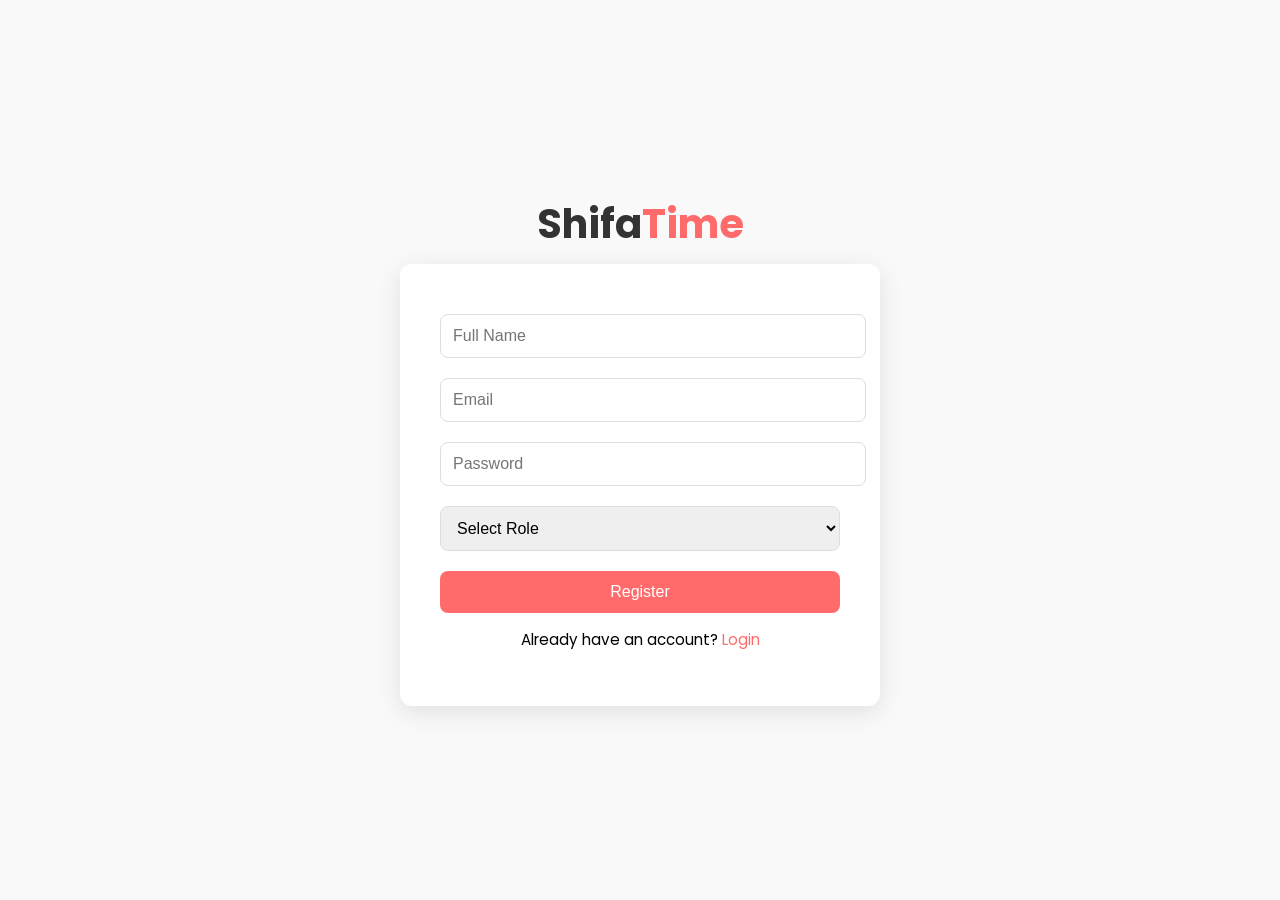
<file: ShifaTime/register.html>
<!DOCTYPE html>
<html lang="en">
<head>
  <meta charset="UTF-8" />
  <meta name="viewport" content="width=device-width, initial-scale=1" />
  <title>ShifaTime - Register</title>
  <link href="https://fonts.googleapis.com/css2?family=Poppins:wght@300;400;600;700&display=swap" rel="stylesheet" />
  <style>
    body {
      margin: 0;
      font-family: 'Poppins', sans-serif;
      background-color: #f9f9f9;
    }

    .auth-container {
      min-height: 100vh;
      display: flex;
      flex-direction: column;
      justify-content: center;
      align-items: center;
    }

    .logo {
      font-size: 2.5rem;
      font-weight: 700;
      color: #333;
      margin-bottom: 10px;
    }

    .logo span {
      color: #ff6b6b;
    }

    .login-box {
      background: #fff;
      padding: 40px;
      border-radius: 12px;
      box-shadow: 0 6px 25px rgba(0, 0, 0, 0.1);
      width: 100%;
      max-width: 400px;
      text-align: center;
    }

    .login-box input,
    .login-box select {
      width: 100%;
      padding: 12px;
      margin: 10px 0;
      border-radius: 8px;
      border: 1px solid #ddd;
      font-size: 1rem;
    }

    .login-box button {
      background: #ff6b6b;
      color: #fff;
      padding: 12px;
      border: none;
      border-radius: 8px;
      font-size: 1rem;
      cursor: pointer;
      width: 100%;
      margin-top: 10px;
    }

    .login-box p {
      margin-top: 15px;
      font-size: 0.95rem;
    }

    .login-box a {
      color: #ff6b6b;
      text-decoration: none;
    }

    .login-box a:hover {
      text-decoration: underline;
    }
  </style>
</head>
<body>
  <div class="auth-container">
    <div class="logo">Shifa<span>Time</span></div>
    <div class="login-box">
      <form id="register-form">
        <input type="text" name="name" placeholder="Full Name" required />
        <input type="email" name="email" placeholder="Email" required />
        <input type="password" name="password" placeholder="Password" required />
        <select name="role" required>
          <option value="">Select Role</option>
          <option value="patient">Patient</option>
          <option value="doctor">Doctor</option>
        </select>
        <button type="submit">Register</button>
        <p>Already have an account? <a href="login.html">Login</a></p>
      </form>
    </div>
  </div>

  <script src="js/main.js"></script>
  <script>
document.getElementById('register-form').addEventListener('submit', async function(e) {
  e.preventDefault();
  const name = this.name.value;
  const email = this.email.value;
  const password = this.password.value;
  const role = this.role.value;
  if (!name || !email || !password || !role) {
    alert('❌ Please fill in all fields.');
    return;
  }
  try {
    const res = await fetch('register.php', {
      method: 'POST',
      headers: { 'Content-Type': 'application/json' },
      body: JSON.stringify({ name, email, password, role })
    });
    const result = await res.json();
    if (result.status === 'success') {
      alert('✅ Registration successful! Please login.');
      window.location.href = 'login.html';
      return;
    } else {
      alert('❌ ' + result.message);
      return;
    }
  } catch (err) {
    alert('❌ Registration failed.');
    return;
  }
});
</script>
</body>
</html>
</file>
<file: ShifaTime/css/style.css>
/* Base & Variables */
:root {
  --primary: #ff6b6b;
  --light: #f9f9f9;
  --dark: #333;
  --gray: #777;
  --transition: 0.3s;
}
* {
  margin: 0;
  padding: 0;
  box-sizing: border-box;
  font-family: 'Poppins', sans-serif;
}
body {
  background: var(--light);
  color: var(--dark);
  line-height: 1.6;
}
a {
  text-decoration: none;
  color: inherit;
}
img {
  max-width: 100%;
  display: block;
}
.container {
  max-width: 1200px;
  margin: auto;
  padding: 0 1rem;
}
/* Buttons */
.btn {
  display: inline-block;
  padding: 0.75rem 1.5rem;
  border-radius: 50px;
  font-weight: 600;
  transition: var(--transition);
}
.btn-primary {
  background: var(--primary);
  color: #fff;
  border: none;
}
.btn-outline {
  background: transparent;
  color: var(--primary);
  border: 2px solid var(--primary);
}
.btn-primary:hover,
.btn-outline:hover {
  opacity: 0.9;
}
/* Header */
header {
  background: #fff;
  box-shadow: 0 2px 4px rgba(0,0,0,0.1);
  position: sticky;
  top: 0;
  z-index: 1000;
}
.header-container {
  display: flex;
  align-items: center;
  justify-content: space-between;
  padding: 1rem 0;
}
.logo {
  font-size: 1.5rem;
  font-weight: 700;
  color: var(--dark);
}
.logo span {
  color: var(--primary);
}
nav ul {
  list-style: none;
  display: flex;
}
nav ul li {
  margin-left: 1.5rem;
}
nav ul li a {
  font-weight: 500;
  padding: 0.5rem;
}
nav ul li a.active,
nav ul li a:hover {
  color: var(--primary);
}
.header-actions {
  display: flex;
  align-items: center;
}
.lang-btn {
  background: none;
  border: none;
  margin-right: 1rem;
  cursor: pointer;
  font-weight: 500;
}
/* Hero */
.hero, .page-hero {
  background: url('../assets/images/hero.jpg') center/cover no-repeat;
  position: relative;
  padding: 6rem 0;
}
.page-hero {
  padding: 4rem 0;
}
.hero::after, .page-hero::after {
  content: '';
  position: absolute;
  inset: 0;
  background: rgba(0,0,0,0.5);
}
.page-hero::after {
  background: rgba(255,255,255,0.8);
}
.hero-container, .page-hero .container {
  position: relative;
  z-index: 2;
}
.hero-content {
  max-width: 600px;
}
.page-hero h1 {
  font-size: 2rem;
}
.page-hero .breadcrumb {
  font-size: 0.9rem;
  color: var(--gray);
}
.page-hero .breadcrumb a {
  color: var(--primary);
}
/* Sections */
.services-grid,
.doctors-grid,
.blogs-grid {
  display: grid;
  gap: 2rem;
  margin: 2rem 0;
}
.services-grid {
  grid-template-columns: repeat(auto-fit, minmax(250px,1fr));
}
.service-card {
  background: #fff;
  padding: 2rem;
  border-radius: 12px;
  text-align: center;
  box-shadow: 0 4px 8px rgba(0,0,0,0.05);
  transition: transform var(--transition);
}
.service-card:hover {
  transform: translateY(-5px);
}
.service-card i {
  font-size: 2rem;
  color: var(--primary);
  margin-bottom: 1rem;
}
/* Doctor Cards */
.doctor-card {
  background: #fff;
  border-radius: 12px;
  overflow: hidden;
  box-shadow: 0 4px 8px rgba(0,0,0,0.05);
  text-align: center;
  padding-bottom: 1rem;
}
.doctor-card img {
  width: 100%;
  border-bottom: 1px solid #eee;
}
.dept-label {
  position: absolute;
  top: 1rem;
  left: 1rem;
  background: var(--primary);
  color: #fff;
  padding: 0.25rem 0.75rem;
  border-radius: 50px;
  font-size: 0.75rem;
}
.doctor-content {
  padding: 1rem;
}
.doctor-content h3 {
  margin-bottom: 0.5rem;
  color: var(--dark);
}
.doctor-info {
  font-size: 0.9rem;
  color: var(--gray);
  margin-bottom: 0.5rem;
}
/* Filter Form */
.filter-form {
  background: #fff;
  padding: 1.5rem;
  margin: -2rem auto 2rem;
  border-radius: 12px;
  box-shadow: 0 4px 8px rgba(0,0,0,0.05);
}
.select-group {
  display: flex;
  gap: 1rem;
  flex-wrap: wrap;
}
.select-group select,
.select-group button {
  padding: 0.8rem;
  border-radius: 8px;
  border: 1px solid #ddd;
  font-size: 0.95rem;
}
.select-group select {
  flex: 1 1 200px;
}
.select-group button {
  background: var(--primary);
  color: #fff;
  cursor: pointer;
}
/* Tabs/Booking */
.tabs {
  display: flex;
  border-bottom: 1px solid #ddd;
  margin: 2rem 0 1rem;
}
.tabs li {
  list-style: none;
  margin-right: 2rem;
  padding-bottom: 0.5rem;
  cursor: pointer;
  font-weight: 500;
  color: var(--gray);
}
.tabs li.active {
  color: var(--primary);
  border-bottom: 3px solid var(--primary);
}
.tab-content {
  background: #fff;
  padding: 2rem;
  border-radius: 12px;
}
/* Legend/Slots */
.legend {
  display: flex;
  gap: 1.5rem;
  margin-bottom: 1rem;
  font-size: 0.9rem;
}
.legend span {
  display: flex;
  align-items: center;
  gap: 0.5rem;
}
.legend .available:before {
  content: '';
  width: 0.75rem;
  height: 0.75rem;
  border: 2px solid #ddd;
  display: inline-block;
  border-radius: 2px;
}
.legend .booked:before {
  content: '';
  width: 0.75rem;
  height: 0.75rem;
  background: var(--primary);
  display: inline-block;
  border-radius: 2px;
}
.legend .selected:before {
  content: '';
  width: 0.75rem;
  height: 0.75rem;
  background: var(--dark);
  display: inline-block;
  border-radius: 2px;
}
.slots {
  display: flex;
  gap: 1rem;
  margin-bottom: 2rem;
}
.slot {
  flex: 1;
  padding: 0.75rem;
  background: #eee;
  text-align: center;
  border-radius: 6px;
  cursor: pointer;
}
/* Booking Form / Confirm */
.booking-grid {
  display: grid;
  grid-template-columns: 2fr 1fr;
  gap: 2rem;
}
.appointment-form input,
.appointment-form textarea {
  width: 100%;
  padding: 0.75rem;
  border: 1px solid #ddd;
  border-radius: 8px;
  margin-bottom: 1rem;
}
.appointment-form textarea {
  height: 120px;
  resize: vertical;
}
.form-actions {
  display: flex;
  gap: 1rem;
}
.confirm-box {
  background: #fff;
  border: 1px solid #ddd;
  border-radius: 8px;
  padding: 1rem;
}
.confirm-box h4 {
  color: var(--primary);
  margin-bottom: 1rem;
}
/* Blogs */
.blog-card {
  background: #fff;
  border-radius: 12px;
  overflow: hidden;
  box-shadow: 0 4px 8px rgba(0,0,0,0.05);
  display: flex;
  flex-direction: column;
}
.blog-card img {
  height: 180px;
  object-fit: cover;
}
.blog-content {
  padding: 1rem;
  flex: 1;
  display: flex;
  flex-direction: column;
}
.blog-tag {
  background: var(--primary);
  color: #fff;
  padding: 0.25rem 0.75rem;
  border-radius: 50px;
  font-size: 0.75rem;
  margin-bottom: 0.75rem;
}
.blog-content h3 {
  margin-bottom: 0.5rem;
}
.blog-content p {
  flex: 1;
  color: var(--gray);
}
.read-more {
  color: var(--primary);
  font-weight: 500;
}
/* Blog Detail */
.content-wrapper {
  display: flex;
  gap: 2rem;
  margin: 2rem 0;
}
.blog-post {
  flex: 2;
  background: #fff;
  border-radius: 12px;
  padding: 2rem;
  box-shadow: 0 4px 8px rgba(0,0,0,0.05);
}
.blog-post img {
  margin-bottom: 1rem;
  border-radius: 12px;
}
.blog-post h2 {
  margin-bottom: 0.5rem;
}
.blog-meta {
  color: var(--gray);
  margin-bottom: 1.5rem;
}
.blog-content p {
  margin-bottom: 1rem;
}
.share-on {
  margin: 2rem 0 0.5rem;
  font-weight: 500;
}
.share-icons a {
  display: inline-block;
  margin-right: 0.5rem;
  background: #fff;
  border: 1px solid var(--primary);
  border-radius: 50%;
  padding: 0.5rem;
}
.share-icons a i {
  color: var(--primary);
}
.share-icons a:hover {
  background: var(--primary);
}
.share-icons a:hover i {
  color: #fff;
}
.sidebar {
  flex: 1;
  background: #fff;
  border-radius: 12px;
  padding: 1.5rem;
  box-shadow: 0 4px 8px rgba(0,0,0,0.05);
}
.sidebar h3 {
  margin-bottom: 1rem;
}
.latest-list {
  list-style: none;
}
.latest-list li {
  display: flex;
  gap: 0.75rem;
  margin-bottom: 0.75rem;
}
.latest-list img {
  width: 60px;
  height: 40px;
  object-fit: cover;
  border-radius: 6px;
}
.latest-list a {
  font-size: 0.9rem;
}
.latest-list span {
  font-size: 0.8rem;
  color: var(--gray);
}
/* Info Cards (Contact) */
.info-cards {
  background: #fff;
  padding: 2rem;
  border-radius: 12px;
  box-shadow: 0 4px 8px rgba(0,0,0,0.05);
  display: flex;
  gap: 1rem;
  margin: 2rem 0;
}
.info-card {
  flex: 1;
  text-align: center;
}
.info-card i {
  font-size: 2rem;
  color: var(--primary);
}
.info-card h4 {
  margin: 0.5rem 0;
}
.info-card p {
  color: var(--gray);
}
/* Contact Form */
.contact-form-section {
  background: #fff;
  padding: 2rem;
  border-radius: 12px;
  box-shadow: 0 4px 8px rgba(0,0,0,0.05);
  margin-bottom: 2rem;
}
.contact-form-section h2 {
  margin-bottom: 0.5rem;
}
.contact-form-section p {
  margin-bottom: 1rem;
  color: var(--gray);
}
.form-grid {
  display: grid;
  grid-template-columns: repeat(2,1fr) 2fr;
  gap: 1rem;
}
.contact-form input,
.contact-form textarea {
  padding: 0.75rem;
  border: 1px solid #ddd;
  border-radius: 8px;
}
.contact-form textarea {
  height: 150px;
}
/* Emergency Bar */
.emergency-bar {
  background: #fff;
  padding: 1rem 2rem;
  box-shadow: 0 4px 8px rgba(0,0,0,0.1);
  border-radius: 50px;
  display: flex;
  align-items: center;
  justify-content: center;
  gap: 2rem;
  transform: translateY(-2rem);
  position: relative;
  z-index: 1;
  margin-bottom: 2rem;
}
.emergency-item {
  display: flex;
  align-items: center;
  gap: 0.5rem;
}
.emergency-item i {
  font-size: 1.25rem;
  color: var(--primary);
}
/* Footer */
footer {
  background: var(--dark);
  color: #fff;
  padding: 2rem 0;
}
footer .container {
  display: flex;
  flex-wrap: wrap;
  gap: 2rem;
}
footer .col {
  flex: 1 1 200px;
}
footer a {
  color: #ccc;
}
footer a:hover {
  color: #fff;
}
</file>
